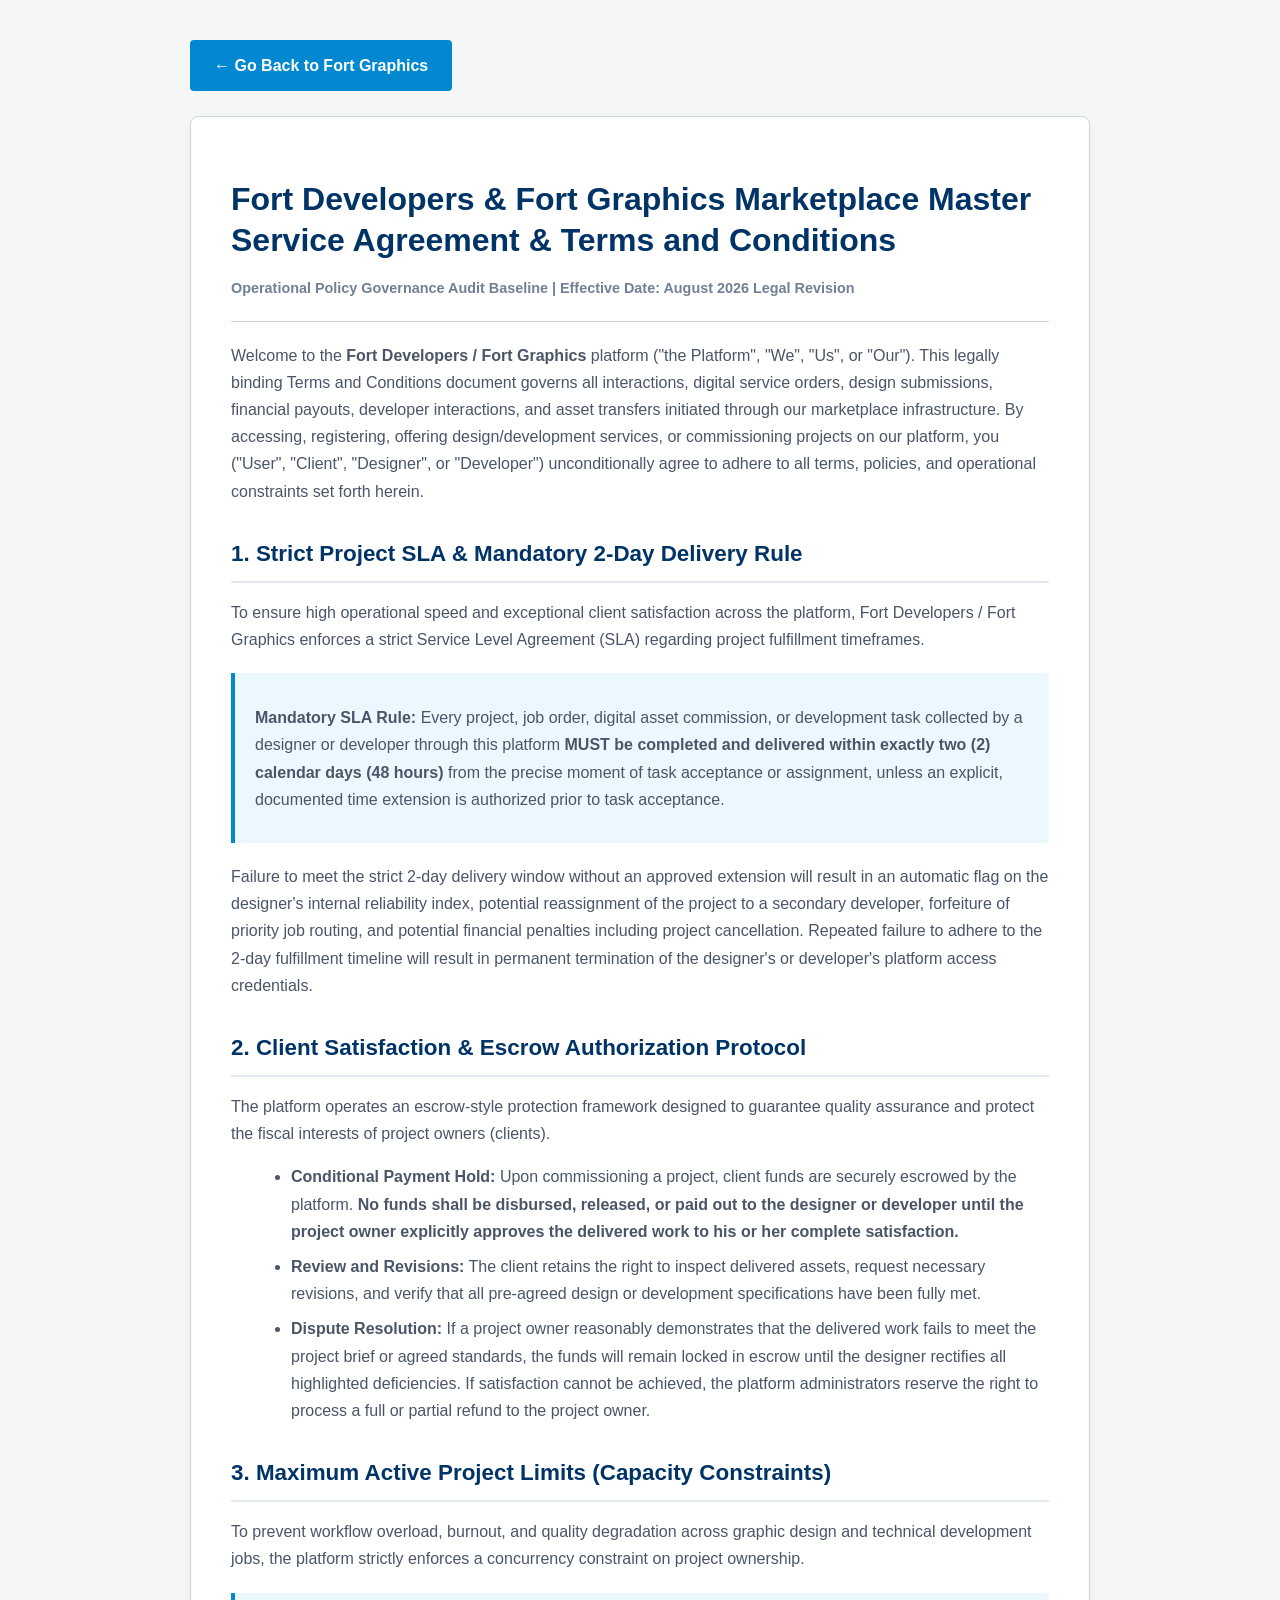
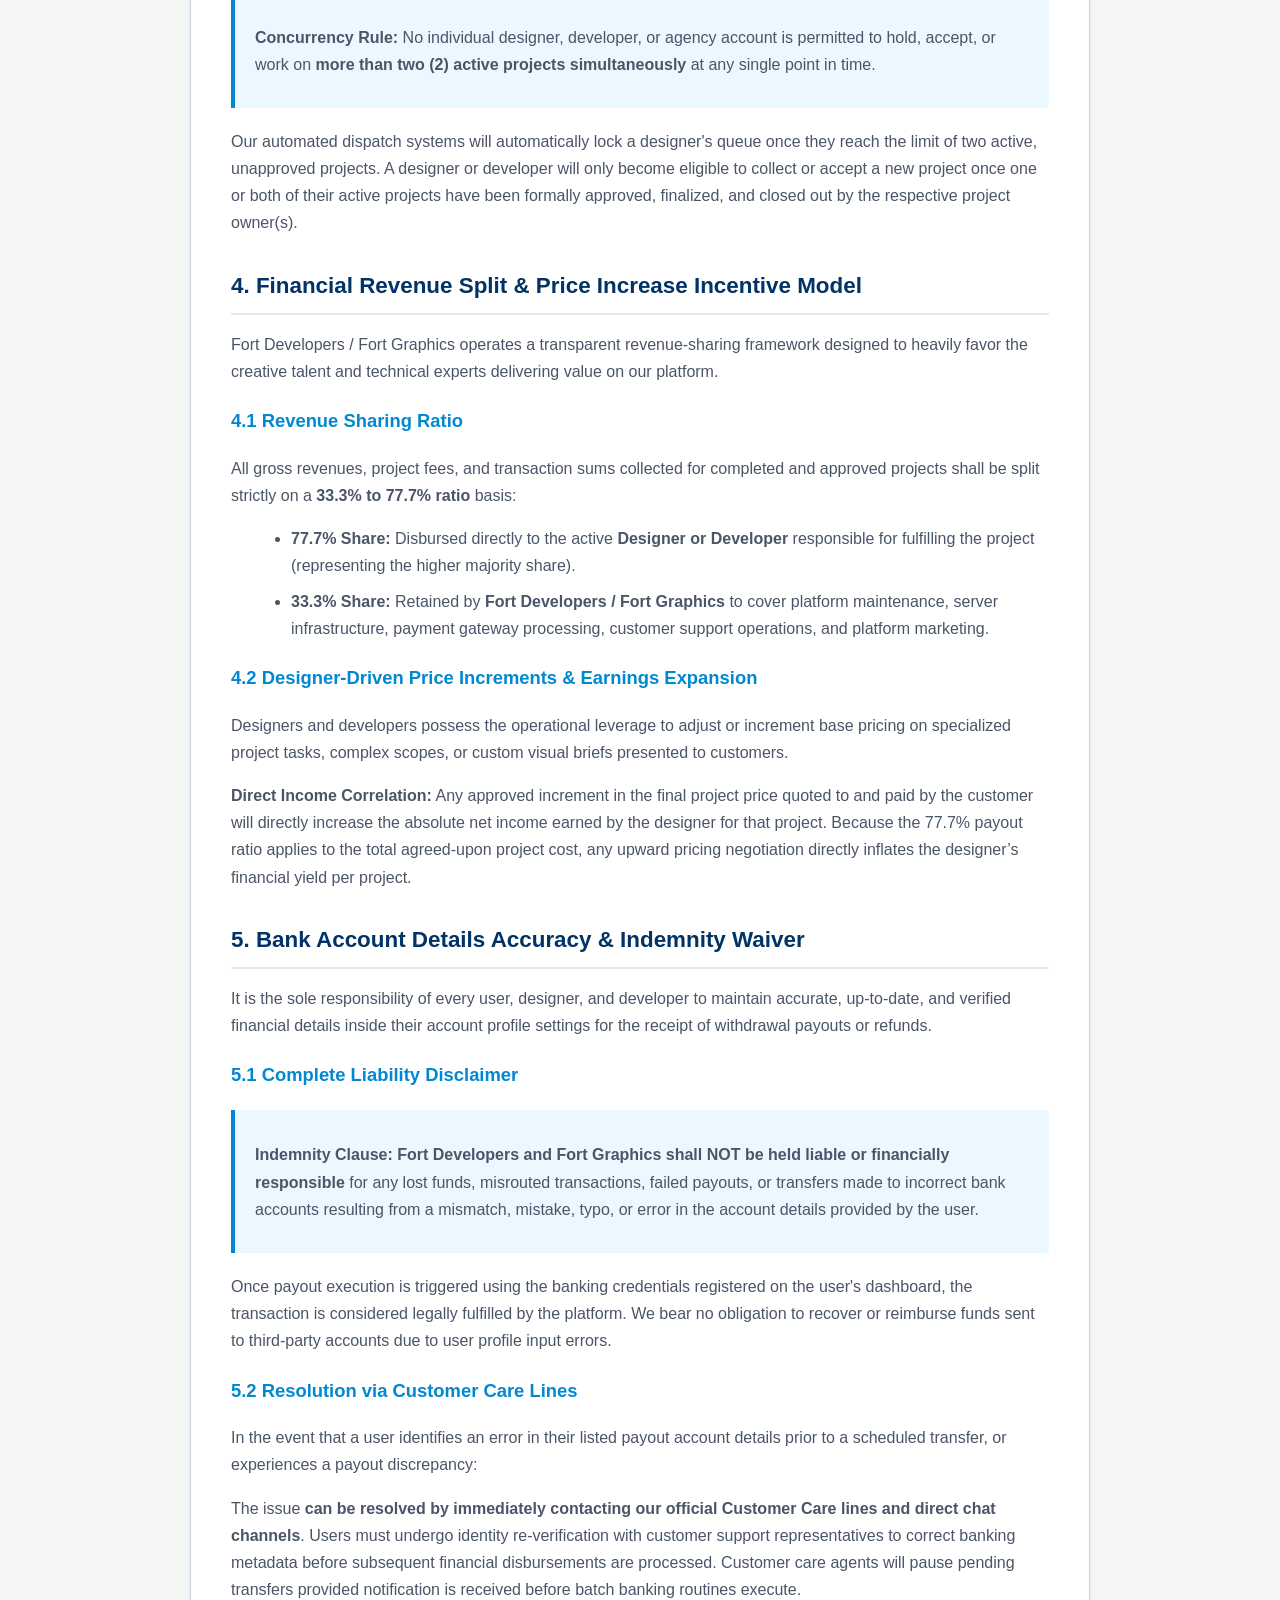
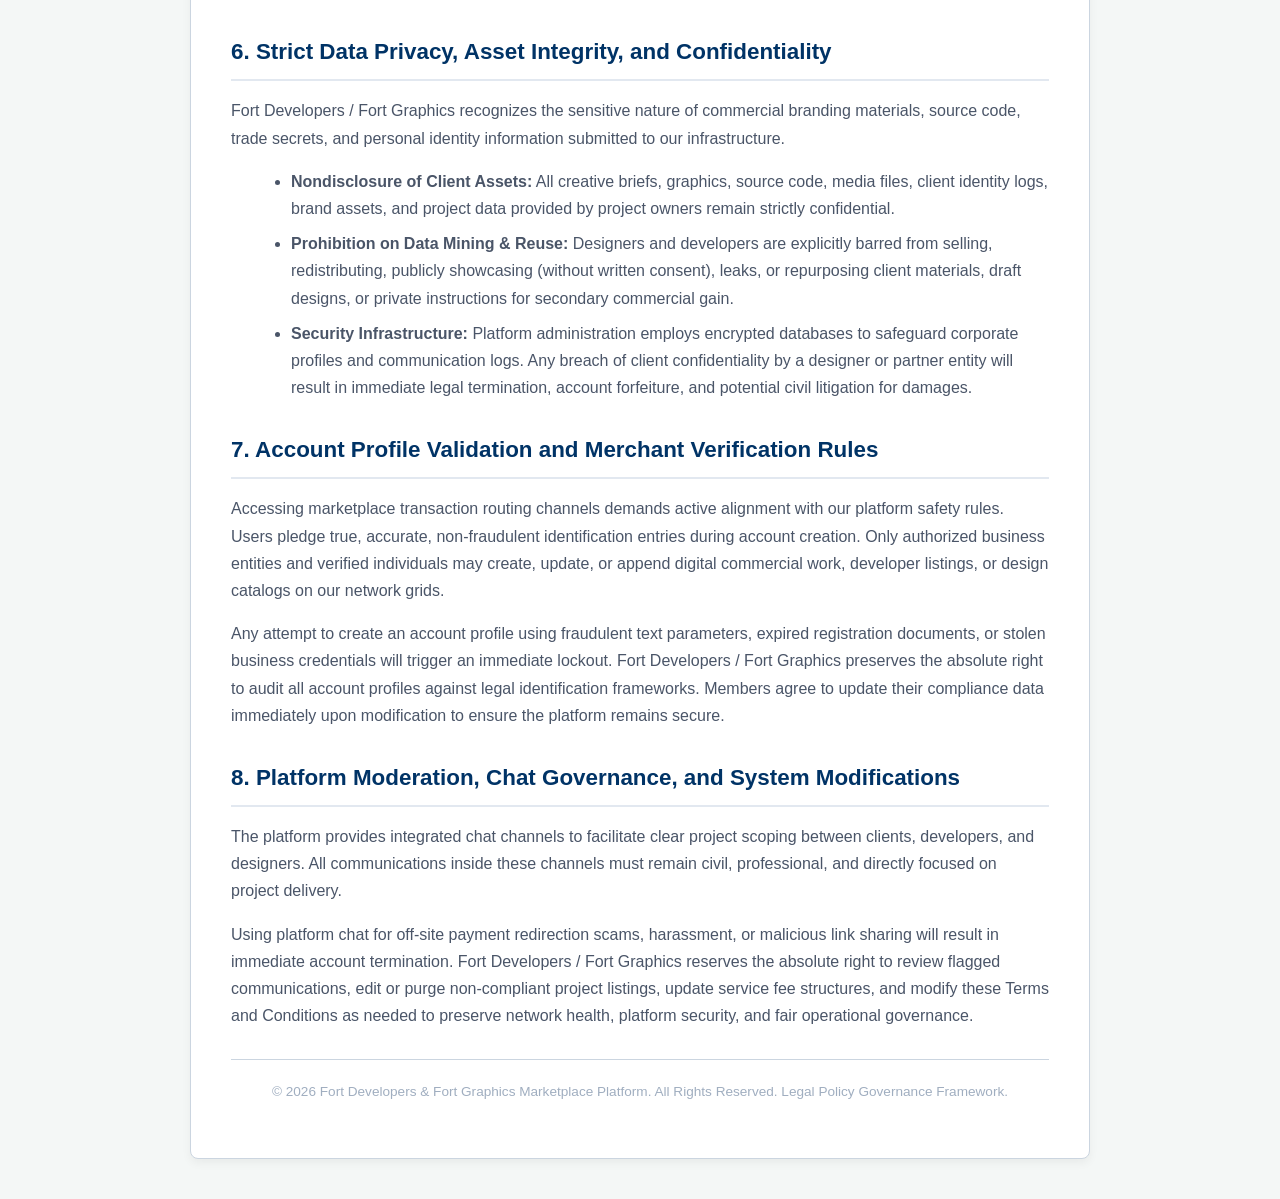
<file: fort-graphics-designer's-terms-and-conditions.html>
<!DOCTYPE html>
<html lang="en">
<head>
    <meta charset="UTF-8">
    <meta name="viewport" content="width=device-width, initial-scale=1.0">
    <link rel="icon" href="fort-graphics-logo-no-background.png" type="image/png">
    <title>Fort Graphics & Fort Developers - Master Service Agreement & Terms and Conditions</title>     
    <style>
        /* General Page Styling */
        :root {-fort-blue-light: #0288d1}

        body { 
            font-family: Arial, Helvetica, sans-serif; 
            line-height: 1.7; 
            color: #2d3748; 
            padding: 40px 20px; 
            background-color: #f4f7f6; 
            max-width: 900px; 
            margin: 0 auto; 
        }

        /* Container Styling */
        .legal-box { 
            background: #ffffff; 
            padding: 40px; 
            border-radius: 8px; 
            border: 1px solid #cbd5e0; 
            box-shadow: 0 4px 10px rgba(0, 0, 0, 0.05); 
        }

        /* Typography */
        h1 { 
            color: #003366; 
            font-size: 2rem; 
            margin-bottom: 10px; 
            line-height: 1.3;
        }

        h2 { 
            color: #003366; 
            font-size: 1.4rem; 
            margin-top: 30px; 
            margin-bottom: 15px;
            border-bottom: 2px solid #e2e8f0;
            padding-bottom: 8px;
        }

        h3 { 
            color: #0288d1; 
            font-size: 1.15rem; 
            margin-top: 20px;
        }

        p, li { 
            font-size: 1rem; 
            color: #4a5568; 
            margin-bottom: 15px; 
        }

        ul {
            margin-left: 20px;
            margin-bottom: 20px;
        }

        li {
            margin-bottom: 8px;
        }

        /* Highlight & Alert Styling */
        .highlight-clause {
            background-color: #ebf8ff;
            border-left: 4px solid #0288d1;
            padding: 15px 20px;
            margin: 20px 0;
            border-radius: 0 4px 4px 0;
        }

        /* Back Button Styling */
        .back-btn { 
            display: inline-block; 
            background-color: #0288d1; 
            color: white; 
            padding: 12px 24px; 
            text-decoration: none; 
            border-radius: 4px; 
            font-weight: bold; 
            margin-bottom: 25px; 
            transition: background-color 0.2s ease-in-out;
        }

        .back-btn:hover {
            background-color: #01579b;
        }

        /* Sub-meta Info */
        .meta-info {
            font-size: 0.9rem;
            color: #718096;
            margin-bottom: 20px;
        }

        /* =========================================================
           RESPONSIVE MEDIA QUERIES FOR SMALLER SCREENS
           ========================================================= */
        @media screen and (max-width: 768px) {
            body {
                padding: 20px 10px;
            }

            .legal-box {
                padding: 25px 15px;
            }

            h1 {
                font-size: 1.5rem;
            }

            h2 {
                font-size: 1.2rem;
            }

            h3 {
                font-size: 1.05rem;
            }

            p, li {
                font-size: 0.92rem;
                line-height: 1.5;
            }

            .back-btn {
                padding: 10px 18px;
                font-size: 0.9rem;
            }
        }

        @media screen and (max-width: 480px) {
            body {
                padding: 10px 5px;
            }

            .legal-box {
                padding: 18px 12px;
                border-radius: 4px;
            }

            h1 {
                font-size: 1.25rem;
            }

            h2 {
                font-size: 1.05rem;
            }

            h3 {
                font-size: 0.95rem;
            }

            p, li {
                font-size: 0.85rem;
            }

            .highlight-clause {
                padding: 10px 12px;
            }
        }

        /* Media wrapper & elements */
        .media-container-ad {
            margin: 15px 0;
            width: 100%;
            max-height: 250px;
            overflow: hidden;
            border-radius: 6px;
        }

        .media-container-ad img, 
        .media-container-ad video {
            width: 100%;
            height: auto;
            display: block;
            object-fit: cover;
        }

        /* Button & disabled state styling */
        .btn-blue-ad {
            background-color: #007bff;
            color: #ffffff;
            border: none;
            padding: 10px 20px;
            font-size: 16px;
            border-radius: 4px;
            cursor: pointer;
            transition: background-color 0.2s ease, opacity 0.2s ease;
        }

        .btn-blue-ad:hover:not(:disabled) {
            background-color: #0056b3;
        }

        .btn-blue-ad:disabled {
            background-color: #6c757d;
            cursor: not-allowed;
            opacity: 0.65;
        }

        /* Overlay styling */
        .modal-overlay-ad {
            position: fixed;
            top: 0;
            left: 0;
            width: 100%;
            height: 100%;
            background-color: rgba(0, 0, 0, 0.6);
            display: flex;
            justify-content: center;
            align-items: center;
            z-index: 1000;
        }

        /* Modal box container */
        .modal-box-ad {
            background-color: #ffffff;
            padding: 24px;
            max-width: 450px;
            width: 90%;
            border-radius: 8px;
            box-shadow: 0 4px 12px rgba(0, 0, 0, 0.15);
        }

        .text-center {
            text-align: center !important;
        }

        .rounded-rect {
            border-radius: 8px;
            border: 1px solid var(--fort-gray-border);
            box-shadow: 0 4px 6px rgba(0, 0, 0, 0.02);
        }
        
        /* =========================================================
        CUSTOM SCROLLBAR STYLES (Code 1 & Code 2)
        ========================================================= */

        /* Firefox standard scrollbar properties */
        * {
            scrollbar-width: thin;
            scrollbar-color: var(--fort-blue-light, #3182ce) rgba(0, 0, 0, 0.05);
        }

        /* WebKit-based browsers (Chrome, Edge, Safari) */
        ::-webkit-scrollbar {
            width: 7px !important;
            height: 7px !important; /* Handles horizontal scrollbars on <pre> and tables */
        }

        ::-webkit-scrollbar-track {
            background: rgba(0, 0, 0, 0.05) !important;
            border-radius: 10px !important;
        }

        ::-webkit-scrollbar-thumb {
            background: var(--fort-blue-light, #3182ce) !important;
            border-radius: 10px !important;
        }

        ::-webkit-scrollbar-thumb:hover {
            background: #0288d1 !important; /* Subtle hover highlight matching accent colors */
        }

    </style>
</head>
<body>

    <a href="index.html" class="back-btn">← Go Back to Fort Graphics</a>

    <div class="legal-box">
        <h1>Fort Developers & Fort Graphics Marketplace Master Service Agreement & Terms and Conditions</h1>
        <p class="meta-info"><strong>Operational Policy Governance Audit Baseline | Effective Date: August 2026 Legal Revision</strong></p>
        <hr style="margin: 20px 0; border: 0; border-top: 1px solid #cbd5e0;">

        <p>Welcome to the <strong>Fort Developers / Fort Graphics</strong> platform ("the Platform", "We", "Us", or "Our"). This legally binding Terms and Conditions document governs all interactions, digital service orders, design submissions, financial payouts, developer interactions, and asset transfers initiated through our marketplace infrastructure. By accessing, registering, offering design/development services, or commissioning projects on our platform, you ("User", "Client", "Designer", or "Developer") unconditionally agree to adhere to all terms, policies, and operational constraints set forth herein.</p>

        <!-- SECTION 1 -->
        <h2>1. Strict Project SLA & Mandatory 2-Day Delivery Rule</h2>
        <p>To ensure high operational speed and exceptional client satisfaction across the platform, Fort Developers / Fort Graphics enforces a strict Service Level Agreement (SLA) regarding project fulfillment timeframes.</p>
        <div class="highlight-clause">
            <p><strong>Mandatory SLA Rule:</strong> Every project, job order, digital asset commission, or development task collected by a designer or developer through this platform <strong>MUST be completed and delivered within exactly two (2) calendar days (48 hours)</strong> from the precise moment of task acceptance or assignment, unless an explicit, documented time extension is authorized prior to task acceptance.</p>
        </div>
        <p>Failure to meet the strict 2-day delivery window without an approved extension will result in an automatic flag on the designer's internal reliability index, potential reassignment of the project to a secondary developer, forfeiture of priority job routing, and potential financial penalties including project cancellation. Repeated failure to adhere to the 2-day fulfillment timeline will result in permanent termination of the designer's or developer's platform access credentials.</p>

        <!-- SECTION 2 -->
        <h2>2. Client Satisfaction & Escrow Authorization Protocol</h2>
        <p>The platform operates an escrow-style protection framework designed to guarantee quality assurance and protect the fiscal interests of project owners (clients).</p>
        <ul>
            <li><strong>Conditional Payment Hold:</strong> Upon commissioning a project, client funds are securely escrowed by the platform. <strong>No funds shall be disbursed, released, or paid out to the designer or developer until the project owner explicitly approves the delivered work to his or her complete satisfaction.</strong></li>
            <li><strong>Review and Revisions:</strong> The client retains the right to inspect delivered assets, request necessary revisions, and verify that all pre-agreed design or development specifications have been fully met.</li>
            <li><strong>Dispute Resolution:</strong> If a project owner reasonably demonstrates that the delivered work fails to meet the project brief or agreed standards, the funds will remain locked in escrow until the designer rectifies all highlighted deficiencies. If satisfaction cannot be achieved, the platform administrators reserve the right to process a full or partial refund to the project owner.</li>
        </ul>

        <!-- SECTION 3 -->
        <h2>3. Maximum Active Project Limits (Capacity Constraints)</h2>
        <p>To prevent workflow overload, burnout, and quality degradation across graphic design and technical development jobs, the platform strictly enforces a concurrency constraint on project ownership.</p>
        <div class="highlight-clause">
            <p><strong>Concurrency Rule:</strong> No individual designer, developer, or agency account is permitted to hold, accept, or work on <strong>more than two (2) active projects simultaneously</strong> at any single point in time.</p>
        </div>
        <p>Our automated dispatch systems will automatically lock a designer's queue once they reach the limit of two active, unapproved projects. A designer or developer will only become eligible to collect or accept a new project once one or both of their active projects have been formally approved, finalized, and closed out by the respective project owner(s).</p>

        <!-- SECTION 4 -->
        <h2>4. Financial Revenue Split & Price Increase Incentive Model</h2>
        <p>Fort Developers / Fort Graphics operates a transparent revenue-sharing framework designed to heavily favor the creative talent and technical experts delivering value on our platform.</p>
        
        <h3>4.1 Revenue Sharing Ratio</h3>
        <p>All gross revenues, project fees, and transaction sums collected for completed and approved projects shall be split strictly on a <strong>33.3% to 77.7% ratio</strong> basis:</p>
        <ul>
            <li><strong>77.7% Share:</strong> Disbursed directly to the active <strong>Designer or Developer</strong> responsible for fulfilling the project (representing the higher majority share).</li>
            <li><strong>33.3% Share:</strong> Retained by <strong>Fort Developers / Fort Graphics</strong> to cover platform maintenance, server infrastructure, payment gateway processing, customer support operations, and platform marketing.</li>
        </ul>

        <h3>4.2 Designer-Driven Price Increments & Earnings Expansion</h3>
        <p>Designers and developers possess the operational leverage to adjust or increment base pricing on specialized project tasks, complex scopes, or custom visual briefs presented to customers.</p>
        <p><strong>Direct Income Correlation:</strong> Any approved increment in the final project price quoted to and paid by the customer will directly increase the absolute net income earned by the designer for that project. Because the 77.7% payout ratio applies to the total agreed-upon project cost, any upward pricing negotiation directly inflates the designer’s financial yield per project.</p>

        <!-- SECTION 5 -->
        <h2>5. Bank Account Details Accuracy & Indemnity Waiver</h2>
        <p>It is the sole responsibility of every user, designer, and developer to maintain accurate, up-to-date, and verified financial details inside their account profile settings for the receipt of withdrawal payouts or refunds.</p>

        <h3>5.1 Complete Liability Disclaimer</h3>
        <div class="highlight-clause">
            <p><strong>Indemnity Clause:</strong> <strong>Fort Developers and Fort Graphics shall NOT be held liable or financially responsible</strong> for any lost funds, misrouted transactions, failed payouts, or transfers made to incorrect bank accounts resulting from a mismatch, mistake, typo, or error in the account details provided by the user.</p>
        </div>
        <p>Once payout execution is triggered using the banking credentials registered on the user's dashboard, the transaction is considered legally fulfilled by the platform. We bear no obligation to recover or reimburse funds sent to third-party accounts due to user profile input errors.</p>

        <h3>5.2 Resolution via Customer Care Lines</h3>
        <p>In the event that a user identifies an error in their listed payout account details prior to a scheduled transfer, or experiences a payout discrepancy:</p>
        <p>The issue <strong>can be resolved by immediately contacting our official Customer Care lines and direct chat channels</strong>. Users must undergo identity re-verification with customer support representatives to correct banking metadata before subsequent financial disbursements are processed. Customer care agents will pause pending transfers provided notification is received before batch banking routines execute.</p>

        <!-- SECTION 6 -->
        <h2>6. Strict Data Privacy, Asset Integrity, and Confidentiality</h2>
        <p>Fort Developers / Fort Graphics recognizes the sensitive nature of commercial branding materials, source code, trade secrets, and personal identity information submitted to our infrastructure.</p>
        <ul>
            <li><strong>Nondisclosure of Client Assets:</strong> All creative briefs, graphics, source code, media files, client identity logs, brand assets, and project data provided by project owners remain strictly confidential.</li>
            <li><strong>Prohibition on Data Mining & Reuse:</strong> Designers and developers are explicitly barred from selling, redistributing, publicly showcasing (without written consent), leaks, or repurposing client materials, draft designs, or private instructions for secondary commercial gain.</li>
            <li><strong>Security Infrastructure:</strong> Platform administration employs encrypted databases to safeguard corporate profiles and communication logs. Any breach of client confidentiality by a designer or partner entity will result in immediate legal termination, account forfeiture, and potential civil litigation for damages.</li>
        </ul>

        <!-- SECTION 7 -->
        <h2>7. Account Profile Validation and Merchant Verification Rules</h2>
        <p>Accessing marketplace transaction routing channels demands active alignment with our platform safety rules. Users pledge true, accurate, non-fraudulent identification entries during account creation. Only authorized business entities and verified individuals may create, update, or append digital commercial work, developer listings, or design catalogs on our network grids.</p>
        <p>Any attempt to create an account profile using fraudulent text parameters, expired registration documents, or stolen business credentials will trigger an immediate lockout. Fort Developers / Fort Graphics preserves the absolute right to audit all account profiles against legal identification frameworks. Members agree to update their compliance data immediately upon modification to ensure the platform remains secure.</p>

        <!-- SECTION 8 -->
        <h2>8. Platform Moderation, Chat Governance, and System Modifications</h2>
        <p>The platform provides integrated chat channels to facilitate clear project scoping between clients, developers, and designers. All communications inside these channels must remain civil, professional, and directly focused on project delivery.</p>
        <p>Using platform chat for off-site payment redirection scams, harassment, or malicious link sharing will result in immediate account termination. Fort Developers / Fort Graphics reserves the absolute right to review flagged communications, edit or purge non-compliant project listings, update service fee structures, and modify these Terms and Conditions as needed to preserve network health, platform security, and fair operational governance.</p>

        <hr style="margin: 30px 0 20px 0; border: 0; border-top: 1px solid #cbd5e0;">
        <p style="text-align: center; font-size: 0.85rem; color: #a0aec0;">
            © 2026 Fort Developers & Fort Graphics Marketplace Platform. All Rights Reserved. Legal Policy Governance Framework.
        </p>
    </div>

</body>
</html>
</file>
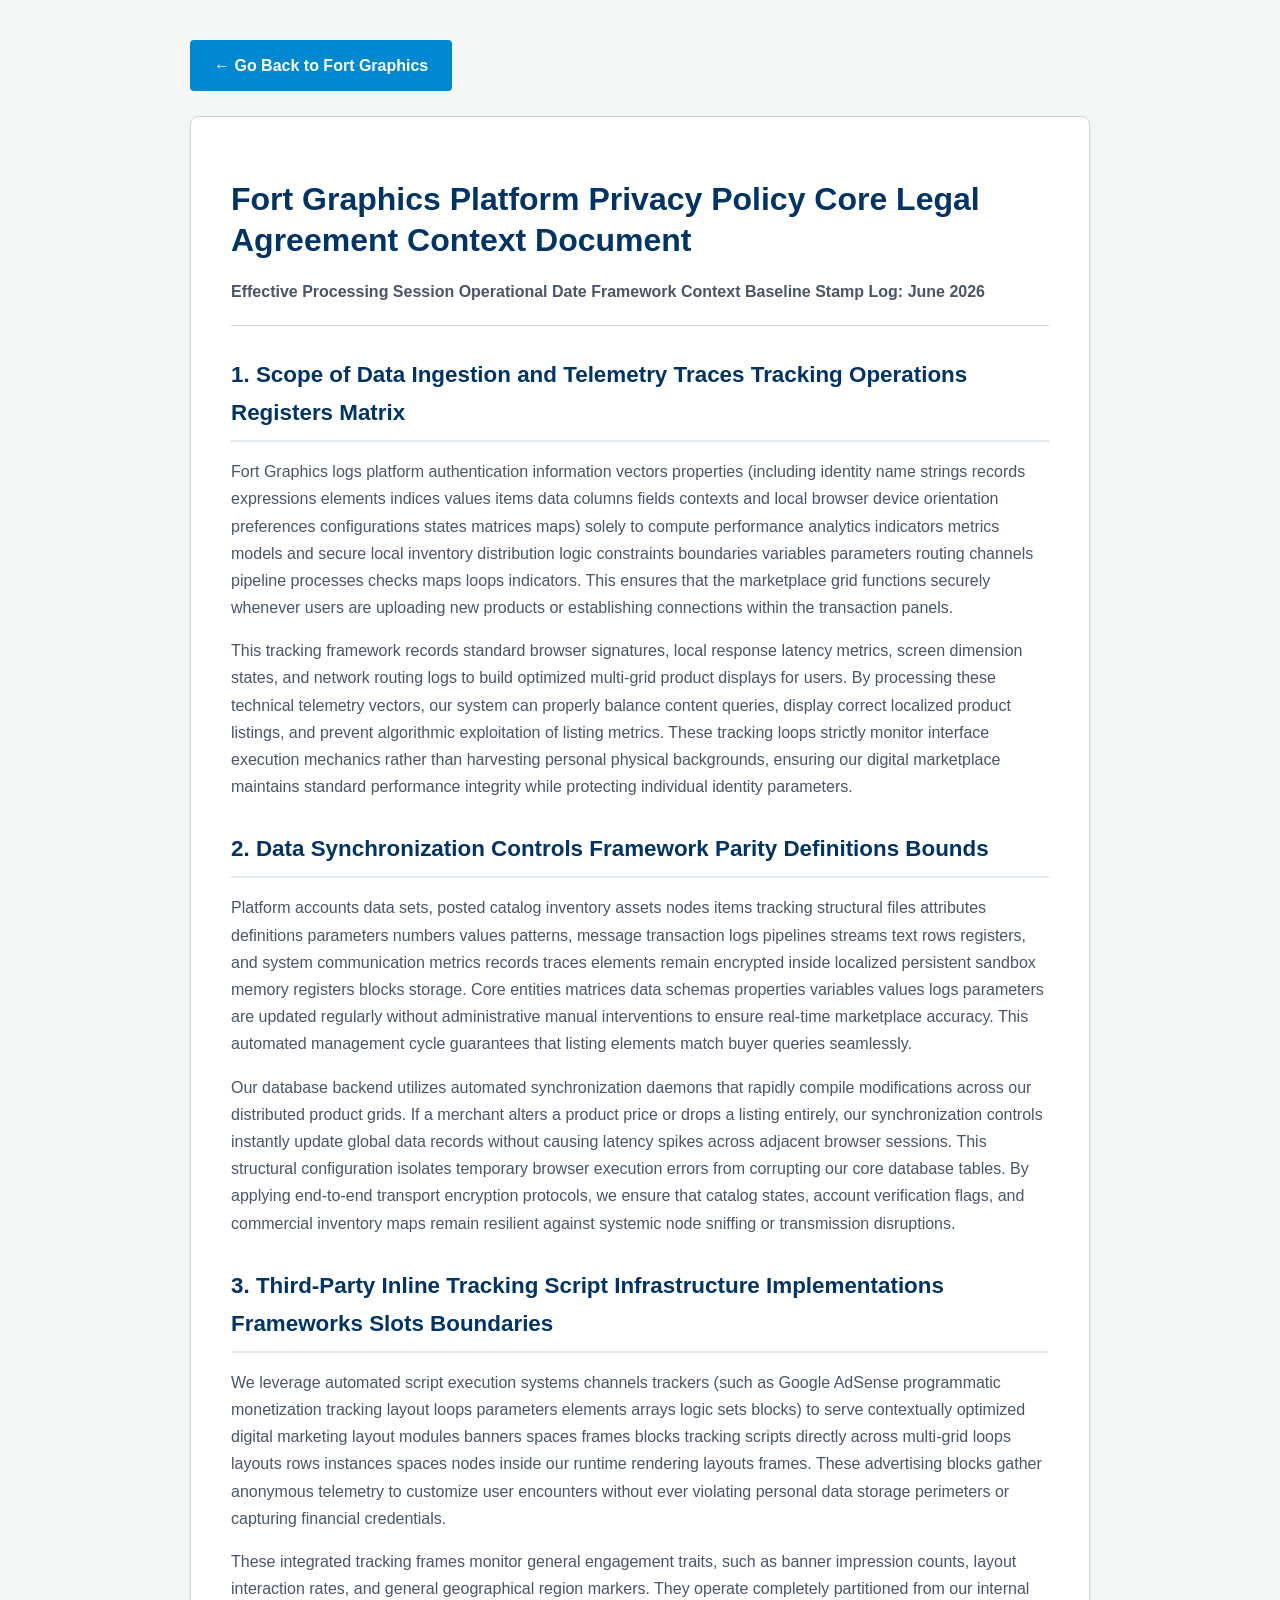
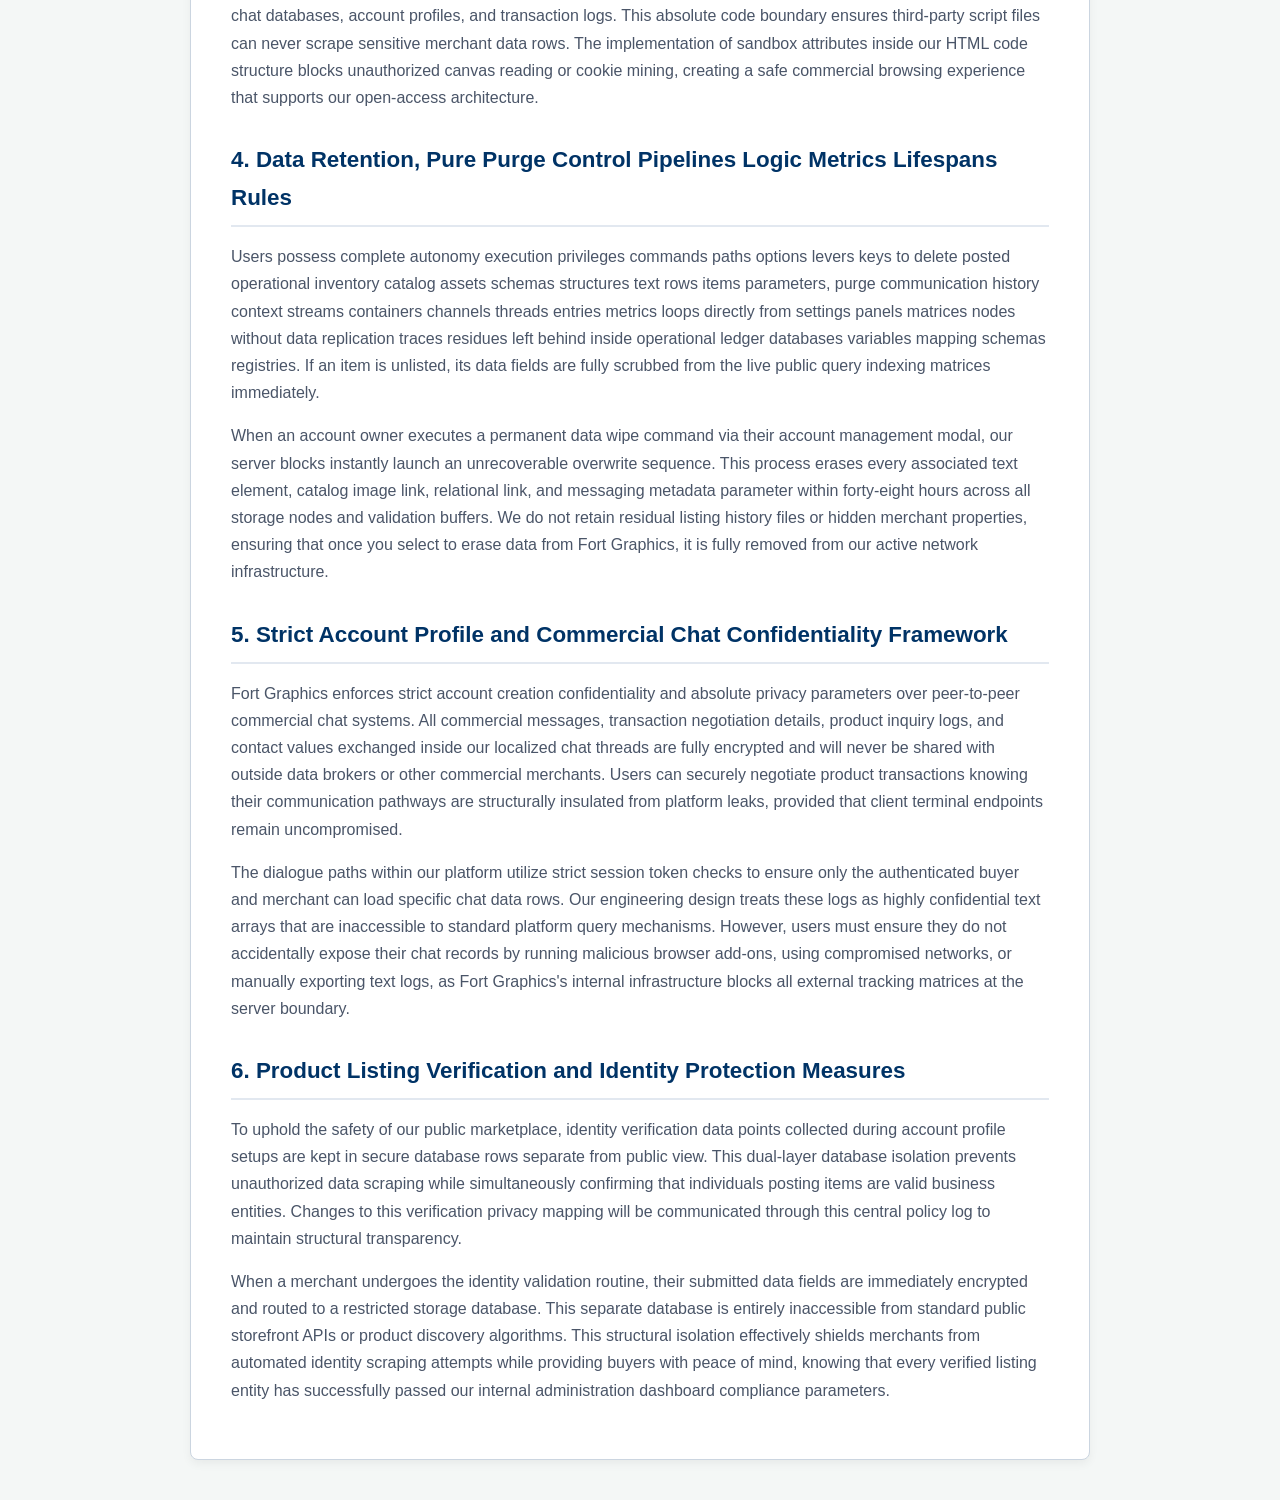
<file: fort-graphics-privacy-policy.html>
<!DOCTYPE html>
<html lang="en">
<head>
    <meta charset="UTF-8">
    <meta name="viewport" content="width=device-width, initial-scale=1.0">
    <link rel="icon" href="fort-graphics-logo-no-background.png" type="image/png">
    <title>Fort Graphics - Privacy Policy Agreement Context</title>      
    <style>
        /* General Page Styling */
        :root {-fort-blue-light: #0288d1}

        body { 
            font-family: Arial, Helvetica, sans-serif; 
            line-height: 1.7; 
            color: #2d3748; 
            padding: 40px 20px; 
            background-color: #f4f7f6; 
            max-width: 900px; 
            margin: 0 auto; 
        }

        /* Container Styling */
        .legal-box { 
            background: #ffffff; 
            padding: 40px; 
            border-radius: 8px; 
            border: 1px solid #cbd5e0; 
            box-shadow: 0 4px 10px rgba(0, 0, 0, 0.05); 
        }

        /* Typography */
        h1 { 
            color: #003366; 
            font-size: 2rem; 
            margin-bottom: 10px; 
            line-height: 1.3;
        }

        h2 { 
            color: #003366; 
            font-size: 1.4rem; 
            margin-top: 30px; 
            margin-bottom: 15px;
            border-bottom: 2px solid #e2e8f0;
            padding-bottom: 8px;
        }

        h3 { 
            color: #0288d1; 
            font-size: 1.15rem; 
            margin-top: 20px;
        }

        p, li { 
            font-size: 1rem; 
            color: #4a5568; 
            margin-bottom: 15px; 
        }

        ul {
            margin-left: 20px;
            margin-bottom: 20px;
        }

        li {
            margin-bottom: 8px;
        }

        /* Highlight & Alert Styling */
        .highlight-clause {
            background-color: #ebf8ff;
            border-left: 4px solid #0288d1;
            padding: 15px 20px;
            margin: 20px 0;
            border-radius: 0 4px 4px 0;
        }

        /* Back Button Styling */
        .back-btn { 
            display: inline-block; 
            background-color: #0288d1; 
            color: white; 
            padding: 12px 24px; 
            text-decoration: none; 
            border-radius: 4px; 
            font-weight: bold; 
            margin-bottom: 25px; 
            transition: background-color 0.2s ease-in-out;
        }

        .back-btn:hover {
            background-color: #01579b;
        }

        /* Sub-meta Info */
        .meta-info {
            font-size: 0.9rem;
            color: #718096;
            margin-bottom: 20px;
        }

        /* =========================================================
           RESPONSIVE MEDIA QUERIES FOR SMALLER SCREENS
           ========================================================= */
        @media screen and (max-width: 768px) {
            body {
                padding: 20px 10px;
            }

            .legal-box {
                padding: 25px 15px;
            }

            h1 {
                font-size: 1.5rem;
            }

            h2 {
                font-size: 1.2rem;
            }

            h3 {
                font-size: 1.05rem;
            }

            p, li {
                font-size: 0.92rem;
                line-height: 1.5;
            }

            .back-btn {
                padding: 10px 18px;
                font-size: 0.9rem;
            }
        }

        @media screen and (max-width: 480px) {
            body {
                padding: 10px 5px;
            }

            .legal-box {
                padding: 18px 12px;
                border-radius: 4px;
            }

            h1 {
                font-size: 1.25rem;
            }

            h2 {
                font-size: 1.05rem;
            }

            h3 {
                font-size: 0.95rem;
            }

            p, li {
                font-size: 0.85rem;
            }

            .highlight-clause {
                padding: 10px 12px;
            }
        }

        /* Media wrapper & elements */
        .media-container-ad {
            margin: 15px 0;
            width: 100%;
            max-height: 250px;
            overflow: hidden;
            border-radius: 6px;
        }

        .media-container-ad img, 
        .media-container-ad video {
            width: 100%;
            height: auto;
            display: block;
            object-fit: cover;
        }

        /* Button & disabled state styling */
        .btn-blue-ad {
            background-color: #007bff;
            color: #ffffff;
            border: none;
            padding: 10px 20px;
            font-size: 16px;
            border-radius: 4px;
            cursor: pointer;
            transition: background-color 0.2s ease, opacity 0.2s ease;
        }

        .btn-blue-ad:hover:not(:disabled) {
            background-color: #0056b3;
        }

        .btn-blue-ad:disabled {
            background-color: #6c757d;
            cursor: not-allowed;
            opacity: 0.65;
        }

        /* Overlay styling */
        .modal-overlay-ad {
            position: fixed;
            top: 0;
            left: 0;
            width: 100%;
            height: 100%;
            background-color: rgba(0, 0, 0, 0.6);
            display: flex;
            justify-content: center;
            align-items: center;
            z-index: 1000;
        }

        /* Modal box container */
        .modal-box-ad {
            background-color: #ffffff;
            padding: 24px;
            max-width: 450px;
            width: 90%;
            border-radius: 8px;
            box-shadow: 0 4px 12px rgba(0, 0, 0, 0.15);
        }

        .text-center {
            text-align: center !important;
        }

        .rounded-rect {
            border-radius: 8px;
            border: 1px solid var(--fort-gray-border);
            box-shadow: 0 4px 6px rgba(0, 0, 0, 0.02);
        }
        
        /* =========================================================
        CUSTOM SCROLLBAR STYLES (Code 1 & Code 2)
        ========================================================= */

        /* Firefox standard scrollbar properties */
        * {
            scrollbar-width: thin;
            scrollbar-color: var(--fort-blue-light, #3182ce) rgba(0, 0, 0, 0.05);
        }

        /* WebKit-based browsers (Chrome, Edge, Safari) */
        ::-webkit-scrollbar {
            width: 7px !important;
            height: 7px !important; /* Handles horizontal scrollbars on <pre> and tables */
        }

        ::-webkit-scrollbar-track {
            background: rgba(0, 0, 0, 0.05) !important;
            border-radius: 10px !important;
        }

        ::-webkit-scrollbar-thumb {
            background: var(--fort-blue-light, #3182ce) !important;
            border-radius: 10px !important;
        }

        ::-webkit-scrollbar-thumb:hover {
            background: #0288d1 !important; /* Subtle hover highlight matching accent colors */
        }

    </style>
</head>
<body>

    <a href="index.html" class="back-btn">← Go Back to Fort Graphics</a>

    <div class="legal-box">
        <h1>Fort Graphics Platform Privacy Policy Core Legal Agreement Context Document</h1>
        <p><strong>Effective Processing Session Operational Date Framework Context Baseline Stamp Log: June 2026</strong></p>
        <hr style="margin: 20px 0; border: 0; border-top: 1px solid #cbd5e0;">
        
        <h2>1. Scope of Data Ingestion and Telemetry Traces Tracking Operations Registers Matrix</h2>
        <p>Fort Graphics logs platform authentication information vectors properties (including identity name strings records expressions elements indices values items data columns fields contexts and local browser device orientation preferences configurations states matrices maps) solely to compute performance analytics indicators metrics models and secure local inventory distribution logic constraints boundaries variables parameters routing channels pipeline processes checks maps loops indicators. This ensures that the marketplace grid functions securely whenever users are uploading new products or establishing connections within the transaction panels.</p>
        <p>This tracking framework records standard browser signatures, local response latency metrics, screen dimension states, and network routing logs to build optimized multi-grid product displays for users. By processing these technical telemetry vectors, our system can properly balance content queries, display correct localized product listings, and prevent algorithmic exploitation of listing metrics. These tracking loops strictly monitor interface execution mechanics rather than harvesting personal physical backgrounds, ensuring our digital marketplace maintains standard performance integrity while protecting individual identity parameters.</p>
        
        <h2>2. Data Synchronization Controls Framework Parity Definitions Bounds</h2>
        <p>Platform accounts data sets, posted catalog inventory assets nodes items tracking structural files attributes definitions parameters numbers values patterns, message transaction logs pipelines streams text rows registers, and system communication metrics records traces elements remain encrypted inside localized persistent sandbox memory registers blocks storage. Core entities matrices data schemas properties variables values logs parameters are updated regularly without administrative manual interventions to ensure real-time marketplace accuracy. This automated management cycle guarantees that listing elements match buyer queries seamlessly.</p>
        <p>Our database backend utilizes automated synchronization daemons that rapidly compile modifications across our distributed product grids. If a merchant alters a product price or drops a listing entirely, our synchronization controls instantly update global data records without causing latency spikes across adjacent browser sessions. This structural configuration isolates temporary browser execution errors from corrupting our core database tables. By applying end-to-end transport encryption protocols, we ensure that catalog states, account verification flags, and commercial inventory maps remain resilient against systemic node sniffing or transmission disruptions.</p>
        
        <h2>3. Third-Party Inline Tracking Script Infrastructure Implementations Frameworks Slots Boundaries</h2>
        <p>We leverage automated script execution systems channels trackers (such as Google AdSense programmatic monetization tracking layout loops parameters elements arrays logic sets blocks) to serve contextually optimized digital marketing layout modules banners spaces frames blocks tracking scripts directly across multi-grid loops layouts rows instances spaces nodes inside our runtime rendering layouts frames. These advertising blocks gather anonymous telemetry to customize user encounters without ever violating personal data storage perimeters or capturing financial credentials.</p>
        <p>These integrated tracking frames monitor general engagement traits, such as banner impression counts, layout interaction rates, and general geographical region markers. They operate completely partitioned from our internal chat databases, account profiles, and transaction logs. This absolute code boundary ensures third-party script files can never scrape sensitive merchant data rows. The implementation of sandbox attributes inside our HTML code structure blocks unauthorized canvas reading or cookie mining, creating a safe commercial browsing experience that supports our open-access architecture.</p>
        
        <h2>4. Data Retention, Pure Purge Control Pipelines Logic Metrics Lifespans Rules</h2>
        <p>Users possess complete autonomy execution privileges commands paths options levers keys to delete posted operational inventory catalog assets schemas structures text rows items parameters, purge communication history context streams containers channels threads entries metrics loops directly from settings panels matrices nodes without data replication traces residues left behind inside operational ledger databases variables mapping schemas registries. If an item is unlisted, its data fields are fully scrubbed from the live public query indexing matrices immediately.</p>
        <p>When an account owner executes a permanent data wipe command via their account management modal, our server blocks instantly launch an unrecoverable overwrite sequence. This process erases every associated text element, catalog image link, relational link, and messaging metadata parameter within forty-eight hours across all storage nodes and validation buffers. We do not retain residual listing history files or hidden merchant properties, ensuring that once you select to erase data from Fort Graphics, it is fully removed from our active network infrastructure.</p>

        <h2>5. Strict Account Profile and Commercial Chat Confidentiality Framework</h2>
        <p>Fort Graphics enforces strict account creation confidentiality and absolute privacy parameters over peer-to-peer commercial chat systems. All commercial messages, transaction negotiation details, product inquiry logs, and contact values exchanged inside our localized chat threads are fully encrypted and will never be shared with outside data brokers or other commercial merchants. Users can securely negotiate product transactions knowing their communication pathways are structurally insulated from platform leaks, provided that client terminal endpoints remain uncompromised.</p>
        <p>The dialogue paths within our platform utilize strict session token checks to ensure only the authenticated buyer and merchant can load specific chat data rows. Our engineering design treats these logs as highly confidential text arrays that are inaccessible to standard platform query mechanisms. However, users must ensure they do not accidentally expose their chat records by running malicious browser add-ons, using compromised networks, or manually exporting text logs, as Fort Graphics's internal infrastructure blocks all external tracking matrices at the server boundary.</p>

        <h2>6. Product Listing Verification and Identity Protection Measures</h2>
        <p>To uphold the safety of our public marketplace, identity verification data points collected during account profile setups are kept in secure database rows separate from public view. This dual-layer database isolation prevents unauthorized data scraping while simultaneously confirming that individuals posting items are valid business entities. Changes to this verification privacy mapping will be communicated through this central policy log to maintain structural transparency.</p>
        <p>When a merchant undergoes the identity validation routine, their submitted data fields are immediately encrypted and routed to a restricted storage database. This separate database is entirely inaccessible from standard public storefront APIs or product discovery algorithms. This structural isolation effectively shields merchants from automated identity scraping attempts while providing buyers with peace of mind, knowing that every verified listing entity has successfully passed our internal administration dashboard compliance parameters.</p>
    </div>

</body>
</html>
</file>
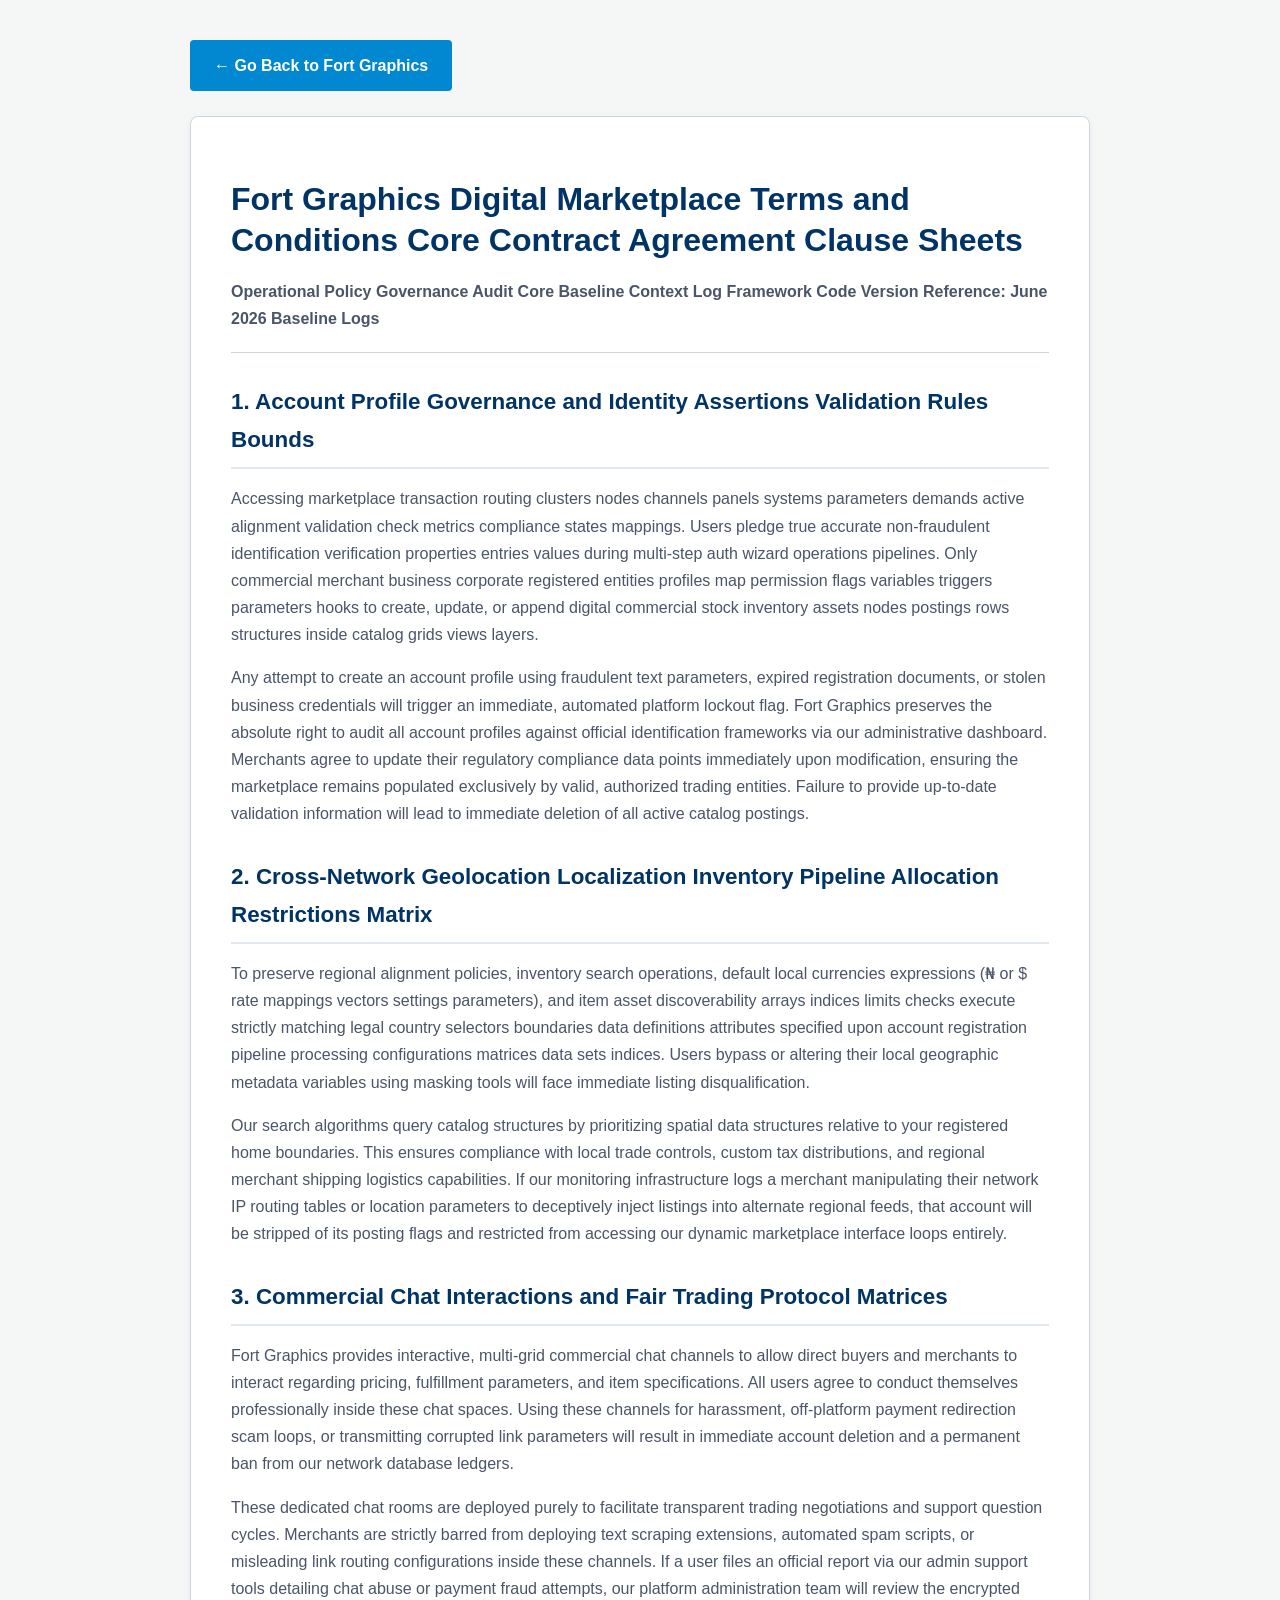
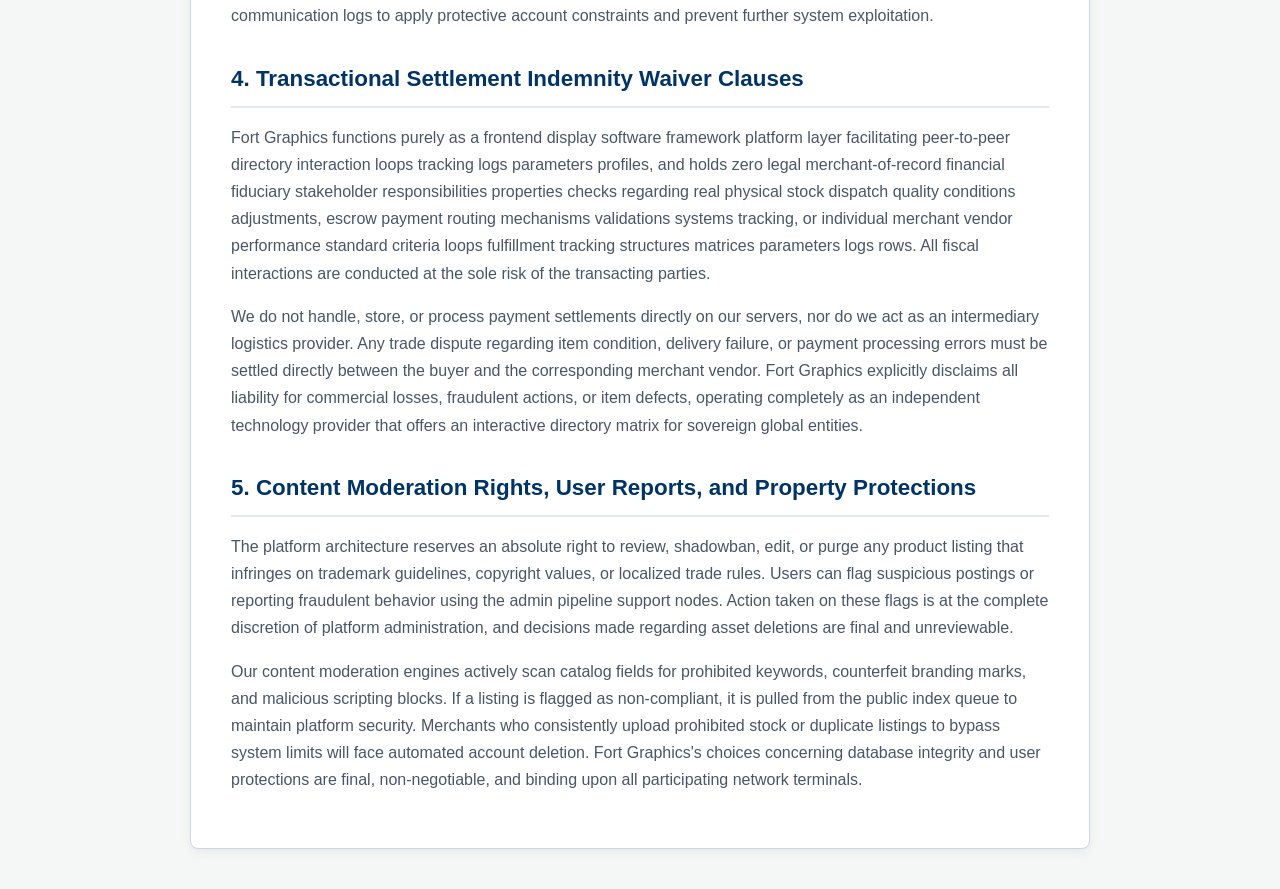
<file: fort-graphics-terms-and-conditions.html>
<!DOCTYPE html>
<html lang="en">
<head>
    <meta charset="UTF-8">
    <meta name="viewport" content="width=device-width, initial-scale=1.0">
    <link rel="icon" href="fort-graphics-logo-no-background.png" type="image/png">
    <title>Fort Graphics - Terms and Conditions Legal Context Structure</title>      
    <style>
        /* General Page Styling */
        :root {-fort-blue-light: #0288d1}

        body { 
            font-family: Arial, Helvetica, sans-serif; 
            line-height: 1.7; 
            color: #2d3748; 
            padding: 40px 20px; 
            background-color: #f4f7f6; 
            max-width: 900px; 
            margin: 0 auto; 
        }

        /* Container Styling */
        .legal-box { 
            background: #ffffff; 
            padding: 40px; 
            border-radius: 8px; 
            border: 1px solid #cbd5e0; 
            box-shadow: 0 4px 10px rgba(0, 0, 0, 0.05); 
        }

        /* Typography */
        h1 { 
            color: #003366; 
            font-size: 2rem; 
            margin-bottom: 10px; 
            line-height: 1.3;
        }

        h2 { 
            color: #003366; 
            font-size: 1.4rem; 
            margin-top: 30px; 
            margin-bottom: 15px;
            border-bottom: 2px solid #e2e8f0;
            padding-bottom: 8px;
        }

        h3 { 
            color: #0288d1; 
            font-size: 1.15rem; 
            margin-top: 20px;
        }

        p, li { 
            font-size: 1rem; 
            color: #4a5568; 
            margin-bottom: 15px; 
        }

        ul {
            margin-left: 20px;
            margin-bottom: 20px;
        }

        li {
            margin-bottom: 8px;
        }

        /* Highlight & Alert Styling */
        .highlight-clause {
            background-color: #ebf8ff;
            border-left: 4px solid #0288d1;
            padding: 15px 20px;
            margin: 20px 0;
            border-radius: 0 4px 4px 0;
        }

        /* Back Button Styling */
        .back-btn { 
            display: inline-block; 
            background-color: #0288d1; 
            color: white; 
            padding: 12px 24px; 
            text-decoration: none; 
            border-radius: 4px; 
            font-weight: bold; 
            margin-bottom: 25px; 
            transition: background-color 0.2s ease-in-out;
        }

        .back-btn:hover {
            background-color: #01579b;
        }

        /* Sub-meta Info */
        .meta-info {
            font-size: 0.9rem;
            color: #718096;
            margin-bottom: 20px;
        }

        /* =========================================================
           RESPONSIVE MEDIA QUERIES FOR SMALLER SCREENS
           ========================================================= */
        @media screen and (max-width: 768px) {
            body {
                padding: 20px 10px;
            }

            .legal-box {
                padding: 25px 15px;
            }

            h1 {
                font-size: 1.5rem;
            }

            h2 {
                font-size: 1.2rem;
            }

            h3 {
                font-size: 1.05rem;
            }

            p, li {
                font-size: 0.92rem;
                line-height: 1.5;
            }

            .back-btn {
                padding: 10px 18px;
                font-size: 0.9rem;
            }
        }

        @media screen and (max-width: 480px) {
            body {
                padding: 10px 5px;
            }

            .legal-box {
                padding: 18px 12px;
                border-radius: 4px;
            }

            h1 {
                font-size: 1.25rem;
            }

            h2 {
                font-size: 1.05rem;
            }

            h3 {
                font-size: 0.95rem;
            }

            p, li {
                font-size: 0.85rem;
            }

            .highlight-clause {
                padding: 10px 12px;
            }
        }

        /* Media wrapper & elements */
        .media-container-ad {
            margin: 15px 0;
            width: 100%;
            max-height: 250px;
            overflow: hidden;
            border-radius: 6px;
        }

        .media-container-ad img, 
        .media-container-ad video {
            width: 100%;
            height: auto;
            display: block;
            object-fit: cover;
        }

        /* Button & disabled state styling */
        .btn-blue-ad {
            background-color: #007bff;
            color: #ffffff;
            border: none;
            padding: 10px 20px;
            font-size: 16px;
            border-radius: 4px;
            cursor: pointer;
            transition: background-color 0.2s ease, opacity 0.2s ease;
        }

        .btn-blue-ad:hover:not(:disabled) {
            background-color: #0056b3;
        }

        .btn-blue-ad:disabled {
            background-color: #6c757d;
            cursor: not-allowed;
            opacity: 0.65;
        }

        /* Overlay styling */
        .modal-overlay-ad {
            position: fixed;
            top: 0;
            left: 0;
            width: 100%;
            height: 100%;
            background-color: rgba(0, 0, 0, 0.6);
            display: flex;
            justify-content: center;
            align-items: center;
            z-index: 1000;
        }

        /* Modal box container */
        .modal-box-ad {
            background-color: #ffffff;
            padding: 24px;
            max-width: 450px;
            width: 90%;
            border-radius: 8px;
            box-shadow: 0 4px 12px rgba(0, 0, 0, 0.15);
        }

        .text-center {
            text-align: center !important;
        }

        .rounded-rect {
            border-radius: 8px;
            border: 1px solid var(--fort-gray-border);
            box-shadow: 0 4px 6px rgba(0, 0, 0, 0.02);
        }
        
        /* =========================================================
        CUSTOM SCROLLBAR STYLES (Code 1 & Code 2)
        ========================================================= */

        /* Firefox standard scrollbar properties */
        * {
            scrollbar-width: thin;
            scrollbar-color: var(--fort-blue-light, #3182ce) rgba(0, 0, 0, 0.05);
        }

        /* WebKit-based browsers (Chrome, Edge, Safari) */
        ::-webkit-scrollbar {
            width: 7px !important;
            height: 7px !important; /* Handles horizontal scrollbars on <pre> and tables */
        }

        ::-webkit-scrollbar-track {
            background: rgba(0, 0, 0, 0.05) !important;
            border-radius: 10px !important;
        }

        ::-webkit-scrollbar-thumb {
            background: var(--fort-blue-light, #3182ce) !important;
            border-radius: 10px !important;
        }

        ::-webkit-scrollbar-thumb:hover {
            background: #0288d1 !important; /* Subtle hover highlight matching accent colors */
        }

    </style>
</head>
<body>

    <a href="index.html" class="back-btn">← Go Back to Fort Graphics</a>

    <div class="legal-box">
        <h1>Fort Graphics Digital Marketplace Terms and Conditions Core Contract Agreement Clause Sheets</h1>
        <p><strong>Operational Policy Governance Audit Core Baseline Context Log Framework Code Version Reference: June 2026 Baseline Logs</strong></p>
        <hr style="margin: 20px 0; border: 0; border-top: 1px solid #cbd5e0;">
        
        <h2>1. Account Profile Governance and Identity Assertions Validation Rules Bounds</h2>
        <p>Accessing marketplace transaction routing clusters nodes channels panels systems parameters demands active alignment validation check metrics compliance states mappings. Users pledge true accurate non-fraudulent identification verification properties entries values during multi-step auth wizard operations pipelines. Only commercial merchant business corporate registered entities profiles map permission flags variables triggers parameters hooks to create, update, or append digital commercial stock inventory assets nodes postings rows structures inside catalog grids views layers.</p>
        <p>Any attempt to create an account profile using fraudulent text parameters, expired registration documents, or stolen business credentials will trigger an immediate, automated platform lockout flag. Fort Graphics preserves the absolute right to audit all account profiles against official identification frameworks via our administrative dashboard. Merchants agree to update their regulatory compliance data points immediately upon modification, ensuring the marketplace remains populated exclusively by valid, authorized trading entities. Failure to provide up-to-date validation information will lead to immediate deletion of all active catalog postings.</p>
        
        <h2>2. Cross-Network Geolocation Localization Inventory Pipeline Allocation Restrictions Matrix</h2>
        <p>To preserve regional alignment policies, inventory search operations, default local currencies expressions (₦ or $ rate mappings vectors settings parameters), and item asset discoverability arrays indices limits checks execute strictly matching legal country selectors boundaries data definitions attributes specified upon account registration pipeline processing configurations matrices data sets indices. Users bypass or altering their local geographic metadata variables using masking tools will face immediate listing disqualification.</p>
        <p>Our search algorithms query catalog structures by prioritizing spatial data structures relative to your registered home boundaries. This ensures compliance with local trade controls, custom tax distributions, and regional merchant shipping logistics capabilities. If our monitoring infrastructure logs a merchant manipulating their network IP routing tables or location parameters to deceptively inject listings into alternate regional feeds, that account will be stripped of its posting flags and restricted from accessing our dynamic marketplace interface loops entirely.</p>
        
        <h2>3. Commercial Chat Interactions and Fair Trading Protocol Matrices</h2>
        <p>Fort Graphics provides interactive, multi-grid commercial chat channels to allow direct buyers and merchants to interact regarding pricing, fulfillment parameters, and item specifications. All users agree to conduct themselves professionally inside these chat spaces. Using these channels for harassment, off-platform payment redirection scam loops, or transmitting corrupted link parameters will result in immediate account deletion and a permanent ban from our network database ledgers.</p>
        <p>These dedicated chat rooms are deployed purely to facilitate transparent trading negotiations and support question cycles. Merchants are strictly barred from deploying text scraping extensions, automated spam scripts, or misleading link routing configurations inside these channels. If a user files an official report via our admin support tools detailing chat abuse or payment fraud attempts, our platform administration team will review the encrypted communication logs to apply protective account constraints and prevent further system exploitation.</p>
        
        <h2>4. Transactional Settlement Indemnity Waiver Clauses</h2>
        <p>Fort Graphics functions purely as a frontend display software framework platform layer facilitating peer-to-peer directory interaction loops tracking logs parameters profiles, and holds zero legal merchant-of-record financial fiduciary stakeholder responsibilities properties checks regarding real physical stock dispatch quality conditions adjustments, escrow payment routing mechanisms validations systems tracking, or individual merchant vendor performance standard criteria loops fulfillment tracking structures matrices parameters logs rows. All fiscal interactions are conducted at the sole risk of the transacting parties.</p>
        <p>We do not handle, store, or process payment settlements directly on our servers, nor do we act as an intermediary logistics provider. Any trade dispute regarding item condition, delivery failure, or payment processing errors must be settled directly between the buyer and the corresponding merchant vendor. Fort Graphics explicitly disclaims all liability for commercial losses, fraudulent actions, or item defects, operating completely as an independent technology provider that offers an interactive directory matrix for sovereign global entities.</p>

        <h2>5. Content Moderation Rights, User Reports, and Property Protections</h2>
        <p>The platform architecture reserves an absolute right to review, shadowban, edit, or purge any product listing that infringes on trademark guidelines, copyright values, or localized trade rules. Users can flag suspicious postings or reporting fraudulent behavior using the admin pipeline support nodes. Action taken on these flags is at the complete discretion of platform administration, and decisions made regarding asset deletions are final and unreviewable.</p>
        <p>Our content moderation engines actively scan catalog fields for prohibited keywords, counterfeit branding marks, and malicious scripting blocks. If a listing is flagged as non-compliant, it is pulled from the public index queue to maintain platform security. Merchants who consistently upload prohibited stock or duplicate listings to bypass system limits will face automated account deletion. Fort Graphics's choices concerning database integrity and user protections are final, non-negotiable, and binding upon all participating network terminals.</p>
    </div>

</body>
</html>
</file>
